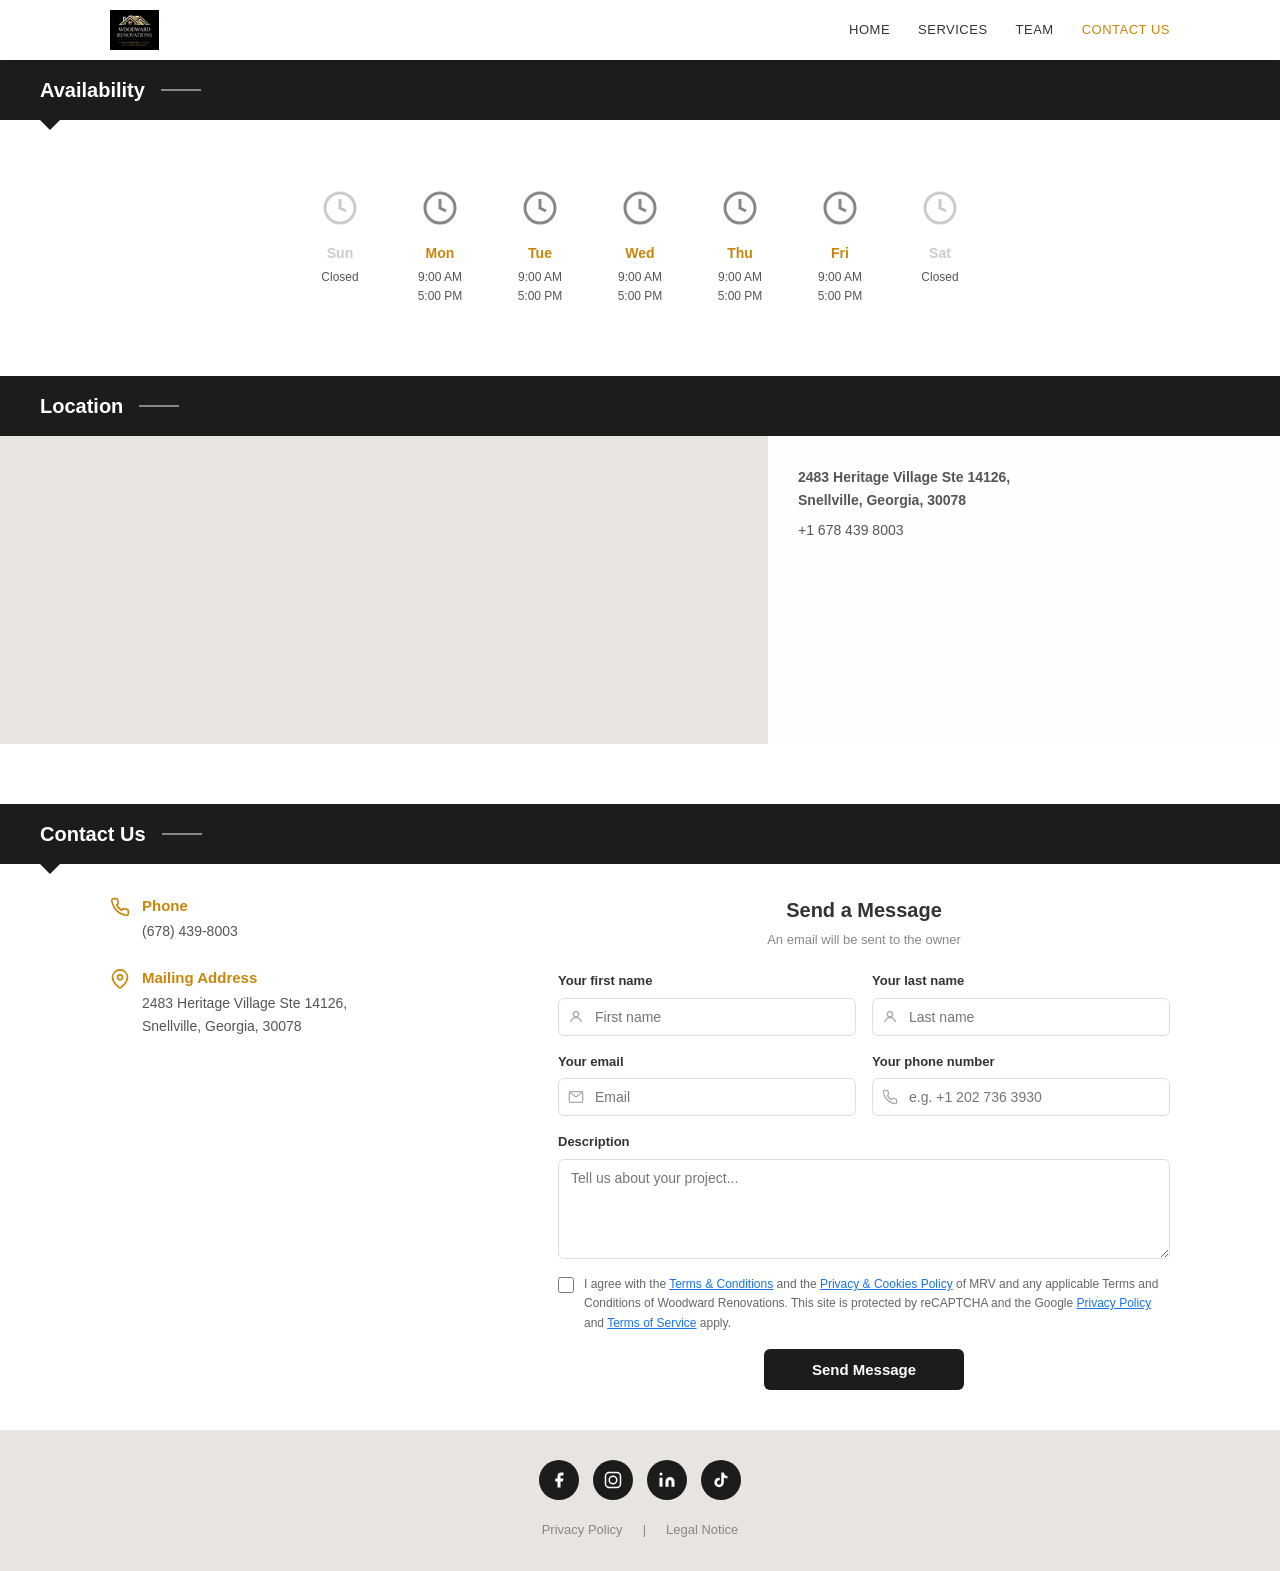
<file: contact.html>
<!DOCTYPE html>
<html lang="en">
<head>
  <meta charset="UTF-8">
  <meta name="viewport" content="width=device-width, initial-scale=1.0">
  <title>Contact Us — Woodward Renovations</title>
  <link rel="stylesheet" href="styles.css">
</head>
<body>

  <!-- Header -->
  <header class="site-header">
    <div class="container-wide">
      <nav class="nav-bar">
        <a href="index.html" class="nav-logo">
          <img src="images/logo.png" alt="Woodward Renovations" style="height:40px;">
        </a>
        <button class="nav-toggle" id="navToggle" aria-label="Toggle navigation">
          <span></span><span></span><span></span>
        </button>
        <div class="nav-links" id="navLinks">
          <a href="index.html">Home</a>
          <a href="services.html">Services</a>
          <a href="team.html">Team</a>
          <a href="contact.html" class="active">Contact Us</a>
        </div>
      </nav>
    </div>
  </header>

  <!-- Availability -->
  <div class="section-bar">
    <div class="section-header">Availability <span class="section-header-line"></span></div>
  </div>

  <section class="availability-section">
    <div class="container">
      <div class="hours-grid">
        <div class="hours-day closed">
          <svg class="clock-icon" viewBox="0 0 24 24" fill="none" stroke="currentColor" stroke-width="2"><circle cx="12" cy="12" r="10"/><path d="M12 6v6l4 2"/></svg>
          <div class="day-name">Sun</div>
          <div class="day-time">Closed</div>
        </div>
        <div class="hours-day">
          <svg class="clock-icon" viewBox="0 0 24 24" fill="none" stroke="currentColor" stroke-width="2"><circle cx="12" cy="12" r="10"/><path d="M12 6v6l4 2"/></svg>
          <div class="day-name">Mon</div>
          <div class="day-time">9:00 AM<br>5:00 PM</div>
        </div>
        <div class="hours-day">
          <svg class="clock-icon" viewBox="0 0 24 24" fill="none" stroke="currentColor" stroke-width="2"><circle cx="12" cy="12" r="10"/><path d="M12 6v6l4 2"/></svg>
          <div class="day-name">Tue</div>
          <div class="day-time">9:00 AM<br>5:00 PM</div>
        </div>
        <div class="hours-day">
          <svg class="clock-icon" viewBox="0 0 24 24" fill="none" stroke="currentColor" stroke-width="2"><circle cx="12" cy="12" r="10"/><path d="M12 6v6l4 2"/></svg>
          <div class="day-name">Wed</div>
          <div class="day-time">9:00 AM<br>5:00 PM</div>
        </div>
        <div class="hours-day">
          <svg class="clock-icon" viewBox="0 0 24 24" fill="none" stroke="currentColor" stroke-width="2"><circle cx="12" cy="12" r="10"/><path d="M12 6v6l4 2"/></svg>
          <div class="day-name">Thu</div>
          <div class="day-time">9:00 AM<br>5:00 PM</div>
        </div>
        <div class="hours-day">
          <svg class="clock-icon" viewBox="0 0 24 24" fill="none" stroke="currentColor" stroke-width="2"><circle cx="12" cy="12" r="10"/><path d="M12 6v6l4 2"/></svg>
          <div class="day-name">Fri</div>
          <div class="day-time">9:00 AM<br>5:00 PM</div>
        </div>
        <div class="hours-day closed">
          <svg class="clock-icon" viewBox="0 0 24 24" fill="none" stroke="currentColor" stroke-width="2"><circle cx="12" cy="12" r="10"/><path d="M12 6v6l4 2"/></svg>
          <div class="day-name">Sat</div>
          <div class="day-time">Closed</div>
        </div>
      </div>
    </div>
  </section>

  <!-- Location -->
  <div class="section-bar">
    <div class="section-header">Location <span class="section-header-line"></span></div>
  </div>

  <section class="location-section">
    <div class="location-content">
      <div class="location-map">
        <iframe src="https://www.google.com/maps/embed?pb=!1m18!1m12!1m3!1d4076.859102173409!2d-84.01970972371477!3d33.85726652799959!2m3!1f0!2f0!3f0!3m2!1i1024!2i768!4f13.1!3m3!1m2!1s0x88f5ba20af5dfa91%3A0xcfe24c596e5fbd81!2s2483%20Heritage%20Village%2C%20Snellville%2C%20GA%2030078!5e1!3m2!1sen!2sus!4v1775168169021!5m2!1sen!2sus" width="100%" height="100%" style="border:0; min-height:300px;" allowfullscreen="" loading="lazy" referrerpolicy="no-referrer-when-downgrade"></iframe>
      </div>
      <div class="location-info">
        <p><strong>2483 Heritage Village Ste 14126,<br>Snellville, Georgia, 30078</strong></p>
        <p>+1 678 439 8003</p>
      </div>
    </div>
  </section>

  <!-- Contact Us Form -->
  <section class="contact-section">
    <div class="section-bar">
      <div class="section-header">Contact Us <span class="section-header-line"></span></div>
    </div>
    <div class="container-wide">
      <div class="contact-grid">
        <div class="contact-info">
          <div class="contact-info-item">
            <svg viewBox="0 0 24 24" fill="none" stroke="currentColor" stroke-width="2"><path d="M22 16.92v3a2 2 0 01-2.18 2 19.79 19.79 0 01-8.63-3.07 19.5 19.5 0 01-6-6 19.79 19.79 0 01-3.07-8.67A2 2 0 014.11 2h3a2 2 0 012 1.72c.127.96.361 1.903.7 2.81a2 2 0 01-.45 2.11L8.09 9.91a16 16 0 006 6l1.27-1.27a2 2 0 012.11-.45c.907.339 1.85.573 2.81.7A2 2 0 0122 16.92z"/></svg>
            <div>
              <h4>Phone</h4>
              <p>(678) 439-8003</p>
            </div>
          </div>
          <div class="contact-info-item">
            <svg viewBox="0 0 24 24" fill="none" stroke="currentColor" stroke-width="2"><path d="M21 10c0 7-9 13-9 13s-9-6-9-13a9 9 0 0118 0z"/><circle cx="12" cy="10" r="3"/></svg>
            <div>
              <h4>Mailing Address</h4>
              <p>2483 Heritage Village Ste 14126,<br>Snellville, Georgia, 30078</p>
            </div>
          </div>
        </div>
        <div class="contact-form">
          <h3>Send a Message</h3>
          <p class="subtitle">An email will be sent to the owner</p>
          <form action="#" method="post">
            <div class="form-row">
              <div class="form-group">
                <label>Your first name</label>
                <div class="input-wrapper">
                  <svg viewBox="0 0 24 24" fill="none" stroke="currentColor" stroke-width="2"><circle cx="12" cy="8" r="4"/><path d="M4 20c0-4 4-7 8-7s8 3 8 7"/></svg>
                  <input type="text" placeholder="First name">
                </div>
              </div>
              <div class="form-group">
                <label>Your last name</label>
                <div class="input-wrapper">
                  <svg viewBox="0 0 24 24" fill="none" stroke="currentColor" stroke-width="2"><circle cx="12" cy="8" r="4"/><path d="M4 20c0-4 4-7 8-7s8 3 8 7"/></svg>
                  <input type="text" placeholder="Last name">
                </div>
              </div>
            </div>
            <div class="form-row">
              <div class="form-group">
                <label>Your email</label>
                <div class="input-wrapper">
                  <svg viewBox="0 0 24 24" fill="none" stroke="currentColor" stroke-width="2"><rect x="2" y="4" width="20" height="16" rx="2"/><path d="M22 4l-10 8L2 4"/></svg>
                  <input type="email" placeholder="Email">
                </div>
              </div>
              <div class="form-group">
                <label>Your phone number</label>
                <div class="input-wrapper">
                  <svg viewBox="0 0 24 24" fill="none" stroke="currentColor" stroke-width="2"><path d="M22 16.92v3a2 2 0 01-2.18 2 19.79 19.79 0 01-8.63-3.07 19.5 19.5 0 01-6-6 19.79 19.79 0 01-3.07-8.67A2 2 0 014.11 2h3a2 2 0 012 1.72c.127.96.361 1.903.7 2.81a2 2 0 01-.45 2.11L8.09 9.91a16 16 0 006 6l1.27-1.27a2 2 0 012.11-.45c.907.339 1.85.573 2.81.7A2 2 0 0122 16.92z"/></svg>
                  <input type="tel" placeholder="e.g. +1 202 736 3930">
                </div>
              </div>
            </div>
            <div class="form-group">
              <label>Description</label>
              <textarea placeholder="Tell us about your project..."></textarea>
            </div>
            <div class="form-checkbox">
              <input type="checkbox" id="terms" required>
              <label for="terms">I agree with the <a href="#">Terms &amp; Conditions</a> and the <a href="#">Privacy &amp; Cookies Policy</a> of MRV and any applicable Terms and Conditions of Woodward Renovations. This site is protected by reCAPTCHA and the Google <a href="#">Privacy Policy</a> and <a href="#">Terms of Service</a> apply.</label>
            </div>
            <button type="submit" class="btn-send">Send Message</button>
          </form>
        </div>
      </div>
    </div>
  </section>

  <!-- Footer -->
  <footer class="site-footer">
    <div class="social-icons">
      <a href="https://www.facebook.com/profile.php?id=61574337836732" class="social-icon" aria-label="Facebook" target="_blank" rel="noopener"><svg viewBox="0 0 24 24" fill="currentColor"><path d="M18 2h-3a5 5 0 00-5 5v3H7v4h3v8h4v-8h3l1-4h-4V7a1 1 0 011-1h3z"/></svg></a>
      <a href="https://www.instagram.com/woodwardrenos" class="social-icon" aria-label="Instagram" target="_blank" rel="noopener"><svg viewBox="0 0 24 24" fill="none" stroke="currentColor" stroke-width="2"><rect x="2" y="2" width="20" height="20" rx="5"/><circle cx="12" cy="12" r="5"/></svg></a>
      <a href="https://www.linkedin.com/company/woodward-property-group/" class="social-icon" aria-label="LinkedIn" target="_blank" rel="noopener"><svg viewBox="0 0 24 24" fill="currentColor"><path d="M16 8a6 6 0 016 6v7h-4v-7a2 2 0 00-4 0v7h-4v-7a6 6 0 016-6zM2 9h4v12H2zM4 6a2 2 0 100-4 2 2 0 000 4z"/></svg></a>
      <a href="https://www.tiktok.com/@woodwardrenovations" class="social-icon" aria-label="TikTok" target="_blank" rel="noopener"><svg viewBox="0 0 24 24" fill="currentColor"><path d="M19.59 6.69a4.83 4.83 0 01-3.77-4.25V2h-3.45v13.67a2.89 2.89 0 01-2.88 2.5 2.89 2.89 0 01-2.89-2.89 2.89 2.89 0 012.89-2.89c.28 0 .54.04.79.1v-3.5a6.37 6.37 0 00-.79-.05A6.34 6.34 0 003.15 15.2a6.34 6.34 0 006.34 6.34 6.34 6.34 0 006.34-6.34V8.63a8.23 8.23 0 004.77 1.52V6.69h-1.01z"/></svg></a>
    </div>
    <div class="footer-links">
      <a href="privacy-policy.html">Privacy Policy</a><span>|</span><a href="#">Legal Notice</a>
    </div>
  </footer>

  <script>
    document.getElementById('navToggle').addEventListener('click', () => {
      document.getElementById('navLinks').classList.toggle('open');
    });
  </script>
<script src="contact-form.js"></script>
</body>
</html>
</file>
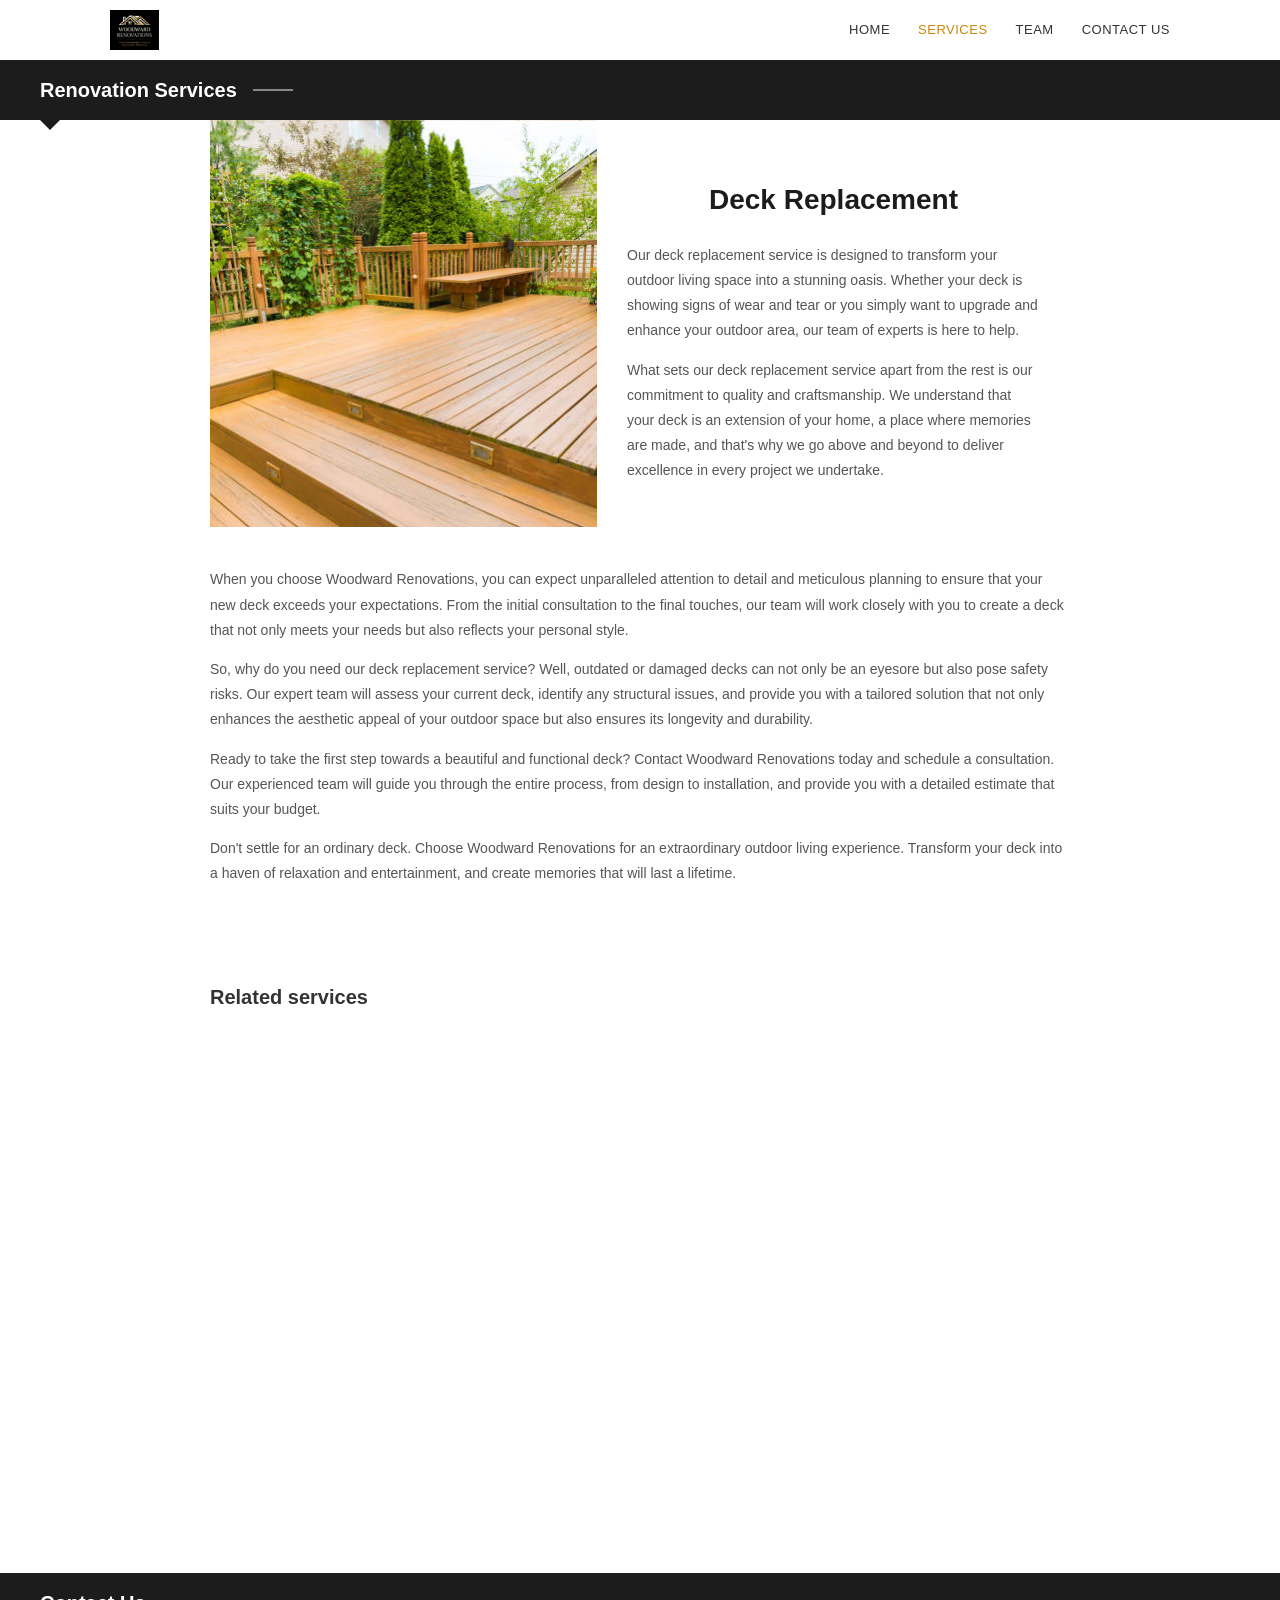
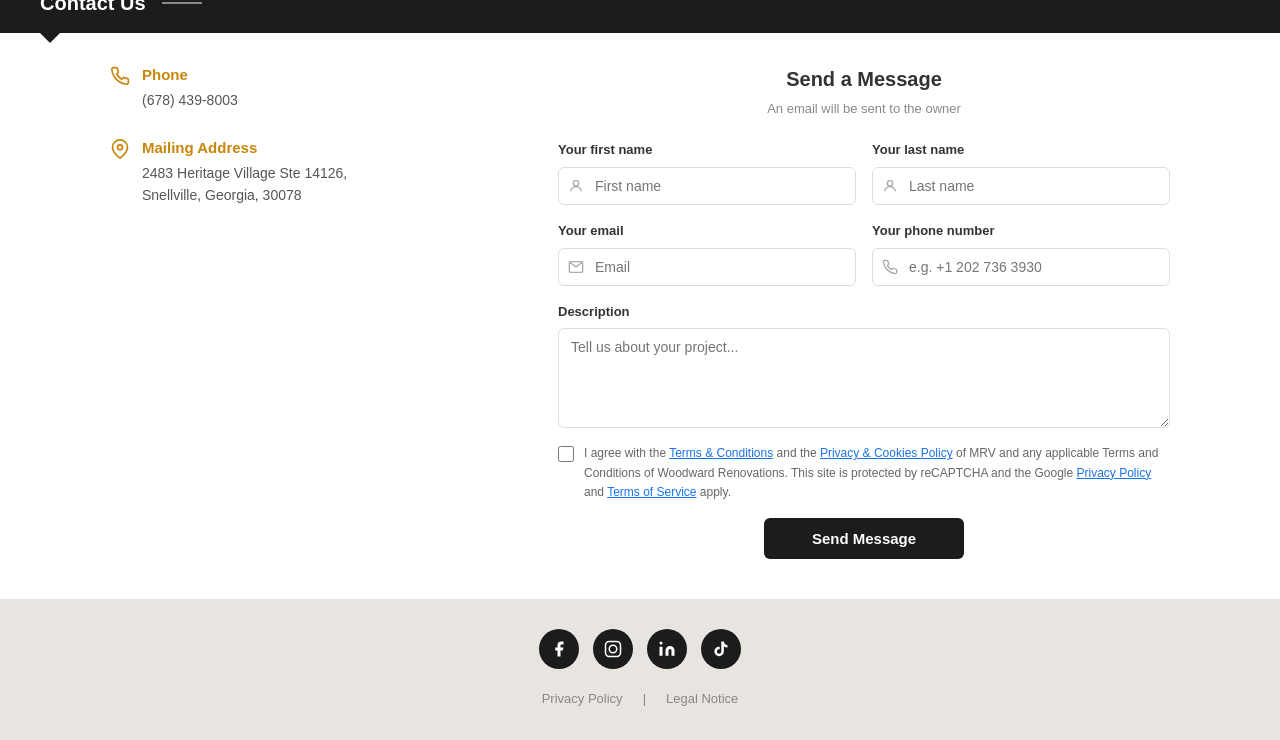
<file: deck-replacement.html>
<!DOCTYPE html>
<html lang="en">
<head>
  <meta charset="UTF-8">
  <meta name="viewport" content="width=device-width, initial-scale=1.0">
  <title>Deck Replacement — Woodward Renovations</title>
  <link rel="stylesheet" href="styles.css">
</head>
<body>

  <!-- Header -->
  <header class="site-header">
    <div class="container-wide">
      <nav class="nav-bar">
        <a href="index.html" class="nav-logo"><img src="images/logo.png" alt="Woodward Renovations" style="height:40px;"></a>
        <button class="nav-toggle" id="navToggle" aria-label="Toggle navigation"><span></span><span></span><span></span></button>
        <div class="nav-links" id="navLinks">
          <a href="index.html">Home</a>
          <a href="services.html" class="active">Services</a>
          <a href="team.html">Team</a>
          <a href="contact.html">Contact Us</a>
        </div>
      </nav>
    </div>
  </header>

  <!-- Service Detail -->
  <div class="section-bar">
    <div class="section-header">Renovation Services <span class="section-header-line"></span></div>
  </div>

  <div class="container">
    <div class="service-detail-hero">
      <div class="service-detail-image" style="background-image: url('images/service-deck.jpg'); background-color: #ddd;"></div>
      <div class="service-detail-text">
        <h2>Deck Replacement</h2>
        <p>Our deck replacement service is designed to transform your outdoor living space into a stunning oasis. Whether your deck is showing signs of wear and tear or you simply want to upgrade and enhance your outdoor area, our team of experts is here to help.</p>
        <p>What sets our deck replacement service apart from the rest is our commitment to quality and craftsmanship. We understand that your deck is an extension of your home, a place where memories are made, and that's why we go above and beyond to deliver excellence in every project we undertake.</p>
      </div>
    </div>

    <div class="service-detail-body">
      <p>When you choose Woodward Renovations, you can expect unparalleled attention to detail and meticulous planning to ensure that your new deck exceeds your expectations. From the initial consultation to the final touches, our team will work closely with you to create a deck that not only meets your needs but also reflects your personal style.</p>
      <p>So, why do you need our deck replacement service? Well, outdated or damaged decks can not only be an eyesore but also pose safety risks. Our expert team will assess your current deck, identify any structural issues, and provide you with a tailored solution that not only enhances the aesthetic appeal of your outdoor space but also ensures its longevity and durability.</p>
      <p>Ready to take the first step towards a beautiful and functional deck? Contact Woodward Renovations today and schedule a consultation. Our experienced team will guide you through the entire process, from design to installation, and provide you with a detailed estimate that suits your budget.</p>
      <p>Don't settle for an ordinary deck. Choose Woodward Renovations for an extraordinary outdoor living experience. Transform your deck into a haven of relaxation and entertainment, and create memories that will last a lifetime.</p>
    </div>
  </div>

  <!-- Related Services -->
  <div class="container">
    <div class="related-services">
      <h3>Related services</h3>
      <div class="services-grid">
        <div class="service-card">
          <img src="images/service-flooring.jpg" alt="Flooring" class="service-card-image" style="background-color:#ddd;">
          <h4>Flooring</h4>
          <p>We understand that your home or business deserves nothing less than the best, which is why we only use top-of-the-line materials and ...</p>
          <a href="flooring.html" class="learn-more">Learn more</a>
        </div>
        <div class="service-card">
          <img src="images/service-exterior-painting.jpg" alt="Exterior Painting" class="service-card-image" style="background-color:#ddd;">
          <h4>Exterior Painting</h4>
          <p>Our team of skilled and experienced painters utilizes the latest techniques and premium materials to transform the exterior of your ...</p>
          <a href="exterior-painting.html" class="learn-more">Learn more</a>
        </div>
        <div class="service-card">
          <img src="images/service-interior-painting.jpg" alt="Interior Painting" class="service-card-image" style="background-color:#ddd;">
          <h4>Interior Painting</h4>
          <p>Our interior painting service is designed to breathe new life into your home or business, turning dull and worn-out walls into ...</p>
          <a href="interior-painting.html" class="learn-more">Learn more</a>
        </div>
      </div>
    </div>
  </div>

  <!-- Contact Section -->
  <section class="contact-section">
    <div class="section-bar">
      <div class="section-header">Contact Us <span class="section-header-line"></span></div>
    </div>
    <div class="container-wide">
      <div class="contact-grid">
        <div class="contact-info">
          <div class="contact-info-item">
            <svg viewBox="0 0 24 24" fill="none" stroke="currentColor" stroke-width="2"><path d="M22 16.92v3a2 2 0 01-2.18 2 19.79 19.79 0 01-8.63-3.07 19.5 19.5 0 01-6-6 19.79 19.79 0 01-3.07-8.67A2 2 0 014.11 2h3a2 2 0 012 1.72c.127.96.361 1.903.7 2.81a2 2 0 01-.45 2.11L8.09 9.91a16 16 0 006 6l1.27-1.27a2 2 0 012.11-.45c.907.339 1.85.573 2.81.7A2 2 0 0122 16.92z"/></svg>
            <div><h4>Phone</h4><p>(678) 439-8003</p></div>
          </div>
          <div class="contact-info-item">
            <svg viewBox="0 0 24 24" fill="none" stroke="currentColor" stroke-width="2"><path d="M21 10c0 7-9 13-9 13s-9-6-9-13a9 9 0 0118 0z"/><circle cx="12" cy="10" r="3"/></svg>
            <div><h4>Mailing Address</h4><p>2483 Heritage Village Ste 14126,<br>Snellville, Georgia, 30078</p></div>
          </div>
        </div>
        <div class="contact-form">
          <h3>Send a Message</h3>
          <p class="subtitle">An email will be sent to the owner</p>
          <form action="#" method="post">
            <div class="form-row">
              <div class="form-group"><label>Your first name</label><div class="input-wrapper"><svg viewBox="0 0 24 24" fill="none" stroke="currentColor" stroke-width="2"><circle cx="12" cy="8" r="4"/><path d="M4 20c0-4 4-7 8-7s8 3 8 7"/></svg><input type="text" placeholder="First name"></div></div>
              <div class="form-group"><label>Your last name</label><div class="input-wrapper"><svg viewBox="0 0 24 24" fill="none" stroke="currentColor" stroke-width="2"><circle cx="12" cy="8" r="4"/><path d="M4 20c0-4 4-7 8-7s8 3 8 7"/></svg><input type="text" placeholder="Last name"></div></div>
            </div>
            <div class="form-row">
              <div class="form-group"><label>Your email</label><div class="input-wrapper"><svg viewBox="0 0 24 24" fill="none" stroke="currentColor" stroke-width="2"><rect x="2" y="4" width="20" height="16" rx="2"/><path d="M22 4l-10 8L2 4"/></svg><input type="email" placeholder="Email"></div></div>
              <div class="form-group"><label>Your phone number</label><div class="input-wrapper"><svg viewBox="0 0 24 24" fill="none" stroke="currentColor" stroke-width="2"><path d="M22 16.92v3a2 2 0 01-2.18 2 19.79 19.79 0 01-8.63-3.07 19.5 19.5 0 01-6-6 19.79 19.79 0 01-3.07-8.67A2 2 0 014.11 2h3a2 2 0 012 1.72c.127.96.361 1.903.7 2.81a2 2 0 01-.45 2.11L8.09 9.91a16 16 0 006 6l1.27-1.27a2 2 0 012.11-.45c.907.339 1.85.573 2.81.7A2 2 0 0122 16.92z"/></svg><input type="tel" placeholder="e.g. +1 202 736 3930"></div></div>
            </div>
            <div class="form-group"><label>Description</label><textarea placeholder="Tell us about your project..."></textarea></div>
            <div class="form-checkbox"><input type="checkbox" id="terms" required><label for="terms">I agree with the <a href="#">Terms &amp; Conditions</a> and the <a href="#">Privacy &amp; Cookies Policy</a> of MRV and any applicable Terms and Conditions of Woodward Renovations. This site is protected by reCAPTCHA and the Google <a href="#">Privacy Policy</a> and <a href="#">Terms of Service</a> apply.</label></div>
            <button type="submit" class="btn-send">Send Message</button>
          </form>
        </div>
      </div>
    </div>
  </section>

  <!-- Footer -->
  <footer class="site-footer">
    <div class="social-icons">
      <a href="https://www.facebook.com/profile.php?id=61574337836732" class="social-icon" aria-label="Facebook" target="_blank" rel="noopener"><svg viewBox="0 0 24 24" fill="currentColor"><path d="M18 2h-3a5 5 0 00-5 5v3H7v4h3v8h4v-8h3l1-4h-4V7a1 1 0 011-1h3z"/></svg></a>
      <a href="https://www.instagram.com/woodwardrenos" class="social-icon" aria-label="Instagram" target="_blank" rel="noopener"><svg viewBox="0 0 24 24" fill="none" stroke="currentColor" stroke-width="2"><rect x="2" y="2" width="20" height="20" rx="5"/><circle cx="12" cy="12" r="5"/></svg></a>
      <a href="https://www.linkedin.com/company/woodward-property-group/" class="social-icon" aria-label="LinkedIn" target="_blank" rel="noopener"><svg viewBox="0 0 24 24" fill="currentColor"><path d="M16 8a6 6 0 016 6v7h-4v-7a2 2 0 00-4 0v7h-4v-7a6 6 0 016-6zM2 9h4v12H2zM4 6a2 2 0 100-4 2 2 0 000 4z"/></svg></a>
      <a href="https://www.tiktok.com/@woodwardrenovations" class="social-icon" aria-label="TikTok" target="_blank" rel="noopener"><svg viewBox="0 0 24 24" fill="currentColor"><path d="M19.59 6.69a4.83 4.83 0 01-3.77-4.25V2h-3.45v13.67a2.89 2.89 0 01-2.88 2.5 2.89 2.89 0 01-2.89-2.89 2.89 2.89 0 012.89-2.89c.28 0 .54.04.79.1v-3.5a6.37 6.37 0 00-.79-.05A6.34 6.34 0 003.15 15.2a6.34 6.34 0 006.34 6.34 6.34 6.34 0 006.34-6.34V8.63a8.23 8.23 0 004.77 1.52V6.69h-1.01z"/></svg></a>
    </div>
    <div class="footer-links"><a href="privacy-policy.html">Privacy Policy</a><span>|</span><a href="#">Legal Notice</a></div>
  </footer>

  <script>document.getElementById('navToggle').addEventListener('click',()=>{document.getElementById('navLinks').classList.toggle('open');});</script>
<script src="contact-form.js"></script>
</body>
</html>
</file>
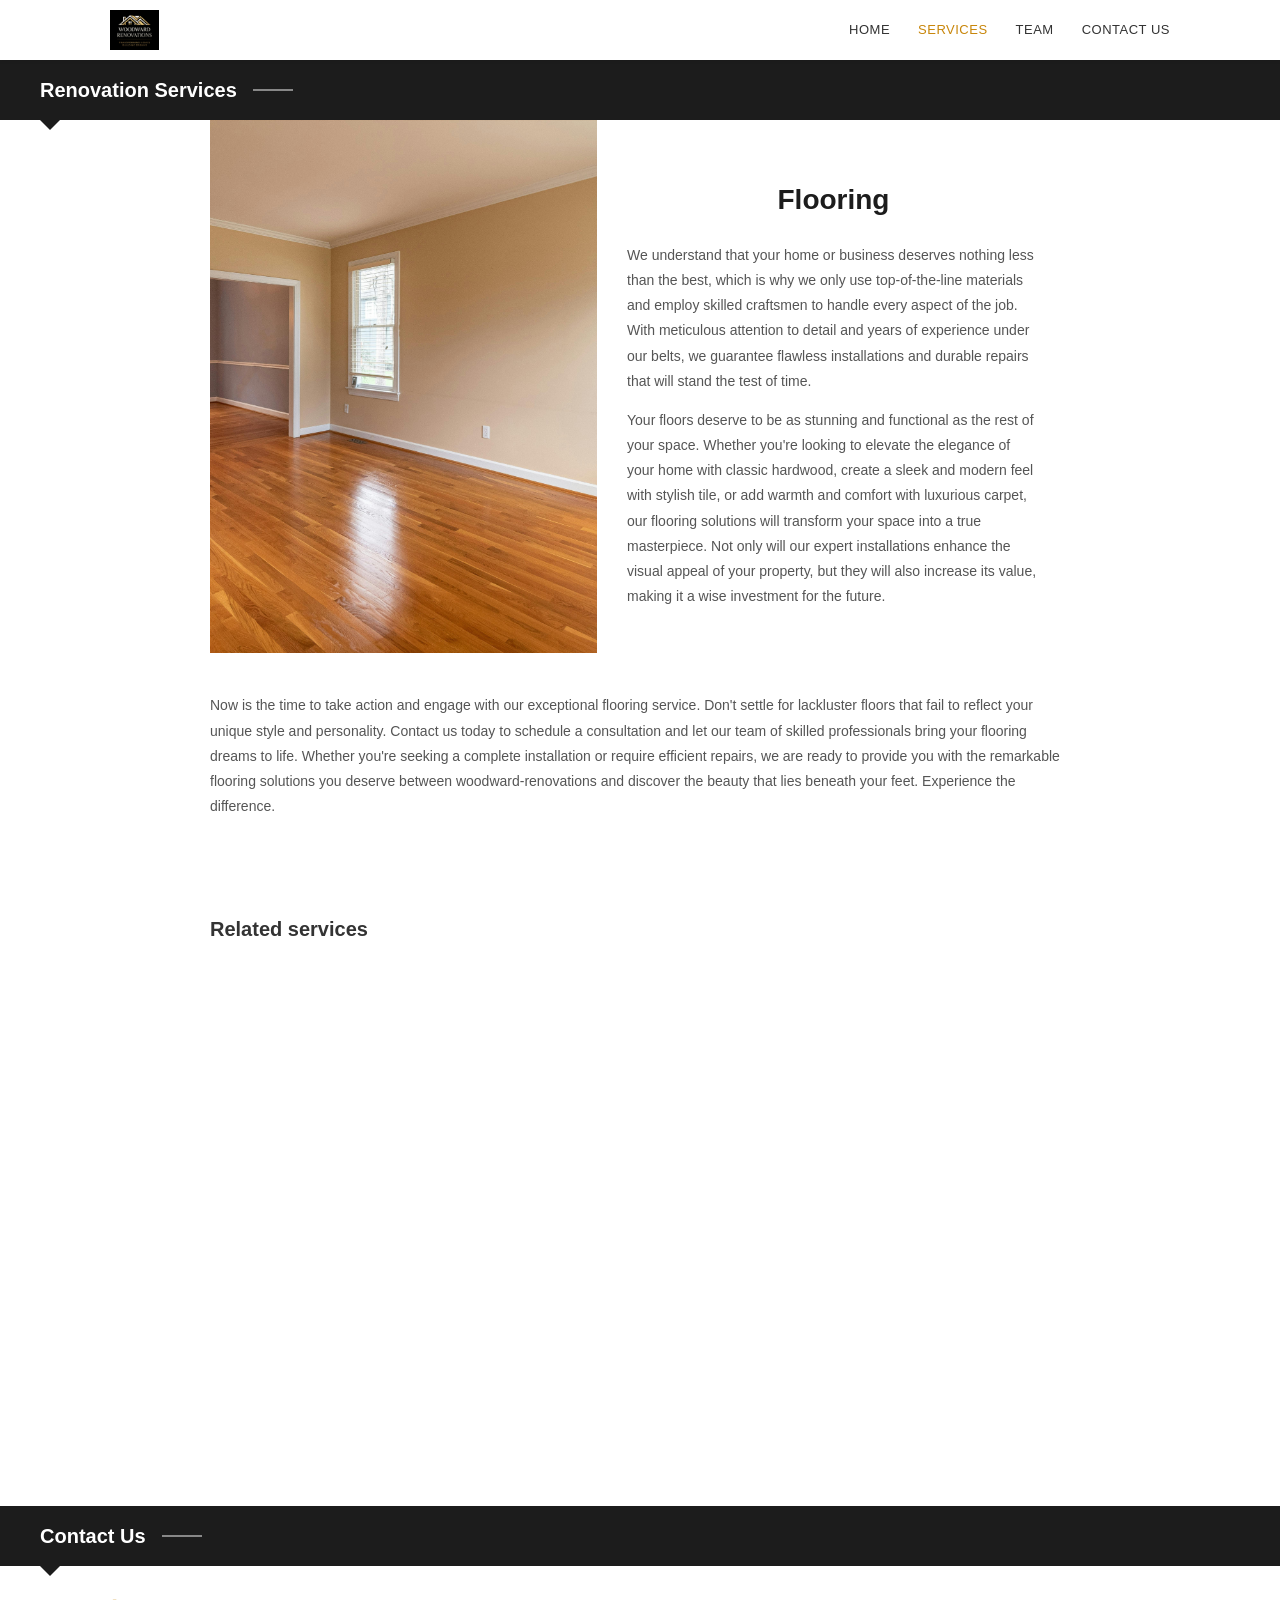
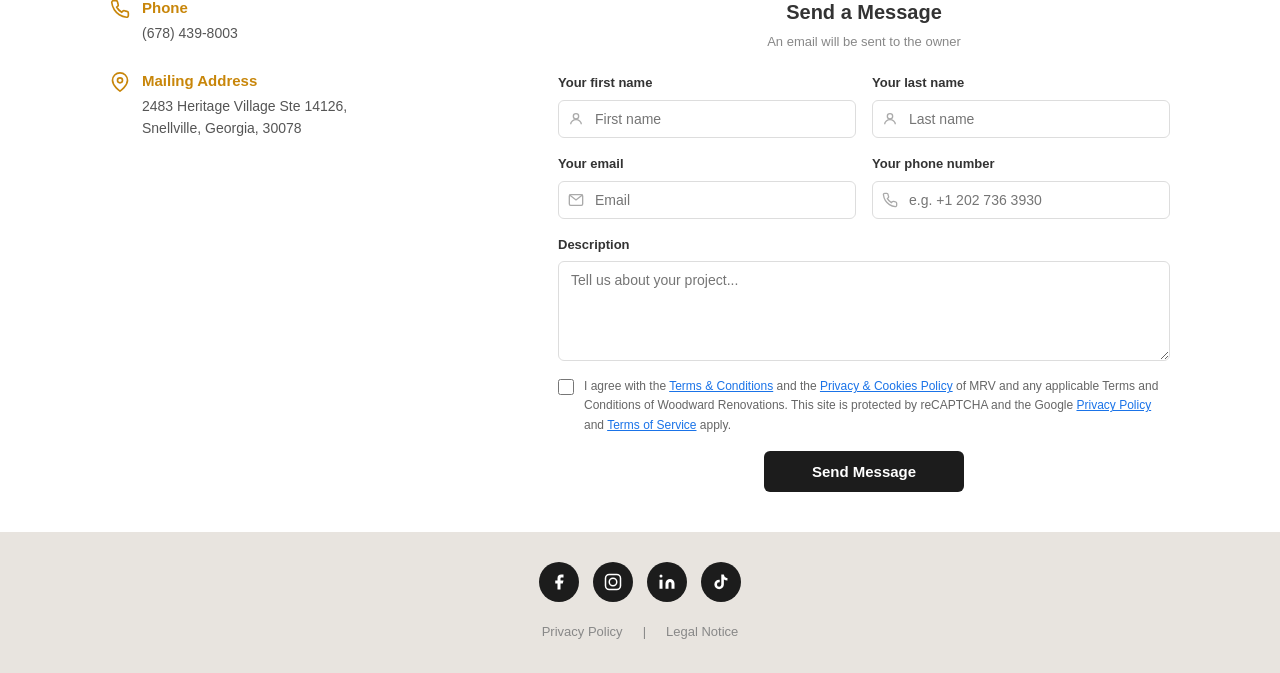
<file: flooring.html>
<!DOCTYPE html>
<html lang="en">
<head>
  <meta charset="UTF-8">
  <meta name="viewport" content="width=device-width, initial-scale=1.0">
  <title>Flooring — Woodward Renovations</title>
  <link rel="stylesheet" href="styles.css">
</head>
<body>

  <!-- Header -->
  <header class="site-header">
    <div class="container-wide">
      <nav class="nav-bar">
        <a href="index.html" class="nav-logo"><img src="images/logo.png" alt="Woodward Renovations" style="height:40px;"></a>
        <button class="nav-toggle" id="navToggle" aria-label="Toggle navigation"><span></span><span></span><span></span></button>
        <div class="nav-links" id="navLinks">
          <a href="index.html">Home</a>
          <a href="services.html" class="active">Services</a>
          <a href="team.html">Team</a>
          <a href="contact.html">Contact Us</a>
        </div>
      </nav>
    </div>
  </header>

  <!-- Service Detail -->
  <div class="section-bar">
    <div class="section-header">Renovation Services <span class="section-header-line"></span></div>
  </div>

  <div class="container">
    <div class="service-detail-hero">
      <div class="service-detail-image" style="background-image: url('images/service-flooring.jpg'); background-color: #ddd;"></div>
      <div class="service-detail-text">
        <h2>Flooring</h2>
        <p>We understand that your home or business deserves nothing less than the best, which is why we only use top-of-the-line materials and employ skilled craftsmen to handle every aspect of the job. With meticulous attention to detail and years of experience under our belts, we guarantee flawless installations and durable repairs that will stand the test of time.</p>
        <p>Your floors deserve to be as stunning and functional as the rest of your space. Whether you're looking to elevate the elegance of your home with classic hardwood, create a sleek and modern feel with stylish tile, or add warmth and comfort with luxurious carpet, our flooring solutions will transform your space into a true masterpiece. Not only will our expert installations enhance the visual appeal of your property, but they will also increase its value, making it a wise investment for the future.</p>
      </div>
    </div>

    <div class="service-detail-body">
      <p>Now is the time to take action and engage with our exceptional flooring service. Don't settle for lackluster floors that fail to reflect your unique style and personality. Contact us today to schedule a consultation and let our team of skilled professionals bring your flooring dreams to life. Whether you're seeking a complete installation or require efficient repairs, we are ready to provide you with the remarkable flooring solutions you deserve between woodward-renovations and discover the beauty that lies beneath your feet. Experience the difference.</p>
    </div>
  </div>

  <!-- Related Services -->
  <div class="container">
    <div class="related-services">
      <h3>Related services</h3>
      <div class="services-grid">
        <div class="service-card">
          <img src="images/service-basement.jpg" alt="Basement Renovations" class="service-card-image" style="background-color:#ddd;">
          <h4>Basement Renovations</h4>
          <p>Our team of experienced professionals is dedicated to delivering exceptional basement renovation services that will exceed your ...</p>
          <a href="basement-renovations.html" class="learn-more">Learn more</a>
        </div>
        <div class="service-card">
          <img src="images/service-exterior-painting.jpg" alt="Exterior Painting" class="service-card-image" style="background-color:#ddd;">
          <h4>Exterior Painting</h4>
          <p>Our team of skilled and experienced painters utilizes the latest techniques and premium materials to transform the exterior of your ...</p>
          <a href="exterior-painting.html" class="learn-more">Learn more</a>
        </div>
        <div class="service-card">
          <img src="images/service-interior-painting.jpg" alt="Interior Painting" class="service-card-image" style="background-color:#ddd;">
          <h4>Interior Painting</h4>
          <p>Our interior painting service is designed to breathe new life into your home or business, turning dull and worn-out walls into ...</p>
          <a href="interior-painting.html" class="learn-more">Learn more</a>
        </div>
      </div>
    </div>
  </div>

  <!-- Contact Section -->
  <section class="contact-section">
    <div class="section-bar">
      <div class="section-header">Contact Us <span class="section-header-line"></span></div>
    </div>
    <div class="container-wide">
      <div class="contact-grid">
        <div class="contact-info">
          <div class="contact-info-item">
            <svg viewBox="0 0 24 24" fill="none" stroke="currentColor" stroke-width="2"><path d="M22 16.92v3a2 2 0 01-2.18 2 19.79 19.79 0 01-8.63-3.07 19.5 19.5 0 01-6-6 19.79 19.79 0 01-3.07-8.67A2 2 0 014.11 2h3a2 2 0 012 1.72c.127.96.361 1.903.7 2.81a2 2 0 01-.45 2.11L8.09 9.91a16 16 0 006 6l1.27-1.27a2 2 0 012.11-.45c.907.339 1.85.573 2.81.7A2 2 0 0122 16.92z"/></svg>
            <div><h4>Phone</h4><p>(678) 439-8003</p></div>
          </div>
          <div class="contact-info-item">
            <svg viewBox="0 0 24 24" fill="none" stroke="currentColor" stroke-width="2"><path d="M21 10c0 7-9 13-9 13s-9-6-9-13a9 9 0 0118 0z"/><circle cx="12" cy="10" r="3"/></svg>
            <div><h4>Mailing Address</h4><p>2483 Heritage Village Ste 14126,<br>Snellville, Georgia, 30078</p></div>
          </div>
        </div>
        <div class="contact-form">
          <h3>Send a Message</h3>
          <p class="subtitle">An email will be sent to the owner</p>
          <form action="#" method="post">
            <div class="form-row">
              <div class="form-group"><label>Your first name</label><div class="input-wrapper"><svg viewBox="0 0 24 24" fill="none" stroke="currentColor" stroke-width="2"><circle cx="12" cy="8" r="4"/><path d="M4 20c0-4 4-7 8-7s8 3 8 7"/></svg><input type="text" placeholder="First name"></div></div>
              <div class="form-group"><label>Your last name</label><div class="input-wrapper"><svg viewBox="0 0 24 24" fill="none" stroke="currentColor" stroke-width="2"><circle cx="12" cy="8" r="4"/><path d="M4 20c0-4 4-7 8-7s8 3 8 7"/></svg><input type="text" placeholder="Last name"></div></div>
            </div>
            <div class="form-row">
              <div class="form-group"><label>Your email</label><div class="input-wrapper"><svg viewBox="0 0 24 24" fill="none" stroke="currentColor" stroke-width="2"><rect x="2" y="4" width="20" height="16" rx="2"/><path d="M22 4l-10 8L2 4"/></svg><input type="email" placeholder="Email"></div></div>
              <div class="form-group"><label>Your phone number</label><div class="input-wrapper"><svg viewBox="0 0 24 24" fill="none" stroke="currentColor" stroke-width="2"><path d="M22 16.92v3a2 2 0 01-2.18 2 19.79 19.79 0 01-8.63-3.07 19.5 19.5 0 01-6-6 19.79 19.79 0 01-3.07-8.67A2 2 0 014.11 2h3a2 2 0 012 1.72c.127.96.361 1.903.7 2.81a2 2 0 01-.45 2.11L8.09 9.91a16 16 0 006 6l1.27-1.27a2 2 0 012.11-.45c.907.339 1.85.573 2.81.7A2 2 0 0122 16.92z"/></svg><input type="tel" placeholder="e.g. +1 202 736 3930"></div></div>
            </div>
            <div class="form-group"><label>Description</label><textarea placeholder="Tell us about your project..."></textarea></div>
            <div class="form-checkbox"><input type="checkbox" id="terms" required><label for="terms">I agree with the <a href="#">Terms &amp; Conditions</a> and the <a href="#">Privacy &amp; Cookies Policy</a> of MRV and any applicable Terms and Conditions of Woodward Renovations. This site is protected by reCAPTCHA and the Google <a href="#">Privacy Policy</a> and <a href="#">Terms of Service</a> apply.</label></div>
            <button type="submit" class="btn-send">Send Message</button>
          </form>
        </div>
      </div>
    </div>
  </section>

  <!-- Footer -->
  <footer class="site-footer">
    <div class="social-icons">
      <a href="https://www.facebook.com/profile.php?id=61574337836732" class="social-icon" aria-label="Facebook" target="_blank" rel="noopener"><svg viewBox="0 0 24 24" fill="currentColor"><path d="M18 2h-3a5 5 0 00-5 5v3H7v4h3v8h4v-8h3l1-4h-4V7a1 1 0 011-1h3z"/></svg></a>
      <a href="https://www.instagram.com/woodwardrenos" class="social-icon" aria-label="Instagram" target="_blank" rel="noopener"><svg viewBox="0 0 24 24" fill="none" stroke="currentColor" stroke-width="2"><rect x="2" y="2" width="20" height="20" rx="5"/><circle cx="12" cy="12" r="5"/></svg></a>
      <a href="https://www.linkedin.com/company/woodward-property-group/" class="social-icon" aria-label="LinkedIn" target="_blank" rel="noopener"><svg viewBox="0 0 24 24" fill="currentColor"><path d="M16 8a6 6 0 016 6v7h-4v-7a2 2 0 00-4 0v7h-4v-7a6 6 0 016-6zM2 9h4v12H2zM4 6a2 2 0 100-4 2 2 0 000 4z"/></svg></a>
      <a href="https://www.tiktok.com/@woodwardrenovations" class="social-icon" aria-label="TikTok" target="_blank" rel="noopener"><svg viewBox="0 0 24 24" fill="currentColor"><path d="M19.59 6.69a4.83 4.83 0 01-3.77-4.25V2h-3.45v13.67a2.89 2.89 0 01-2.88 2.5 2.89 2.89 0 01-2.89-2.89 2.89 2.89 0 012.89-2.89c.28 0 .54.04.79.1v-3.5a6.37 6.37 0 00-.79-.05A6.34 6.34 0 003.15 15.2a6.34 6.34 0 006.34 6.34 6.34 6.34 0 006.34-6.34V8.63a8.23 8.23 0 004.77 1.52V6.69h-1.01z"/></svg></a>
    </div>
    <div class="footer-links"><a href="privacy-policy.html">Privacy Policy</a><span>|</span><a href="#">Legal Notice</a></div>
  </footer>

  <script>document.getElementById('navToggle').addEventListener('click',()=>{document.getElementById('navLinks').classList.toggle('open');});</script>
<script src="contact-form.js"></script>
</body>
</html>
</file>
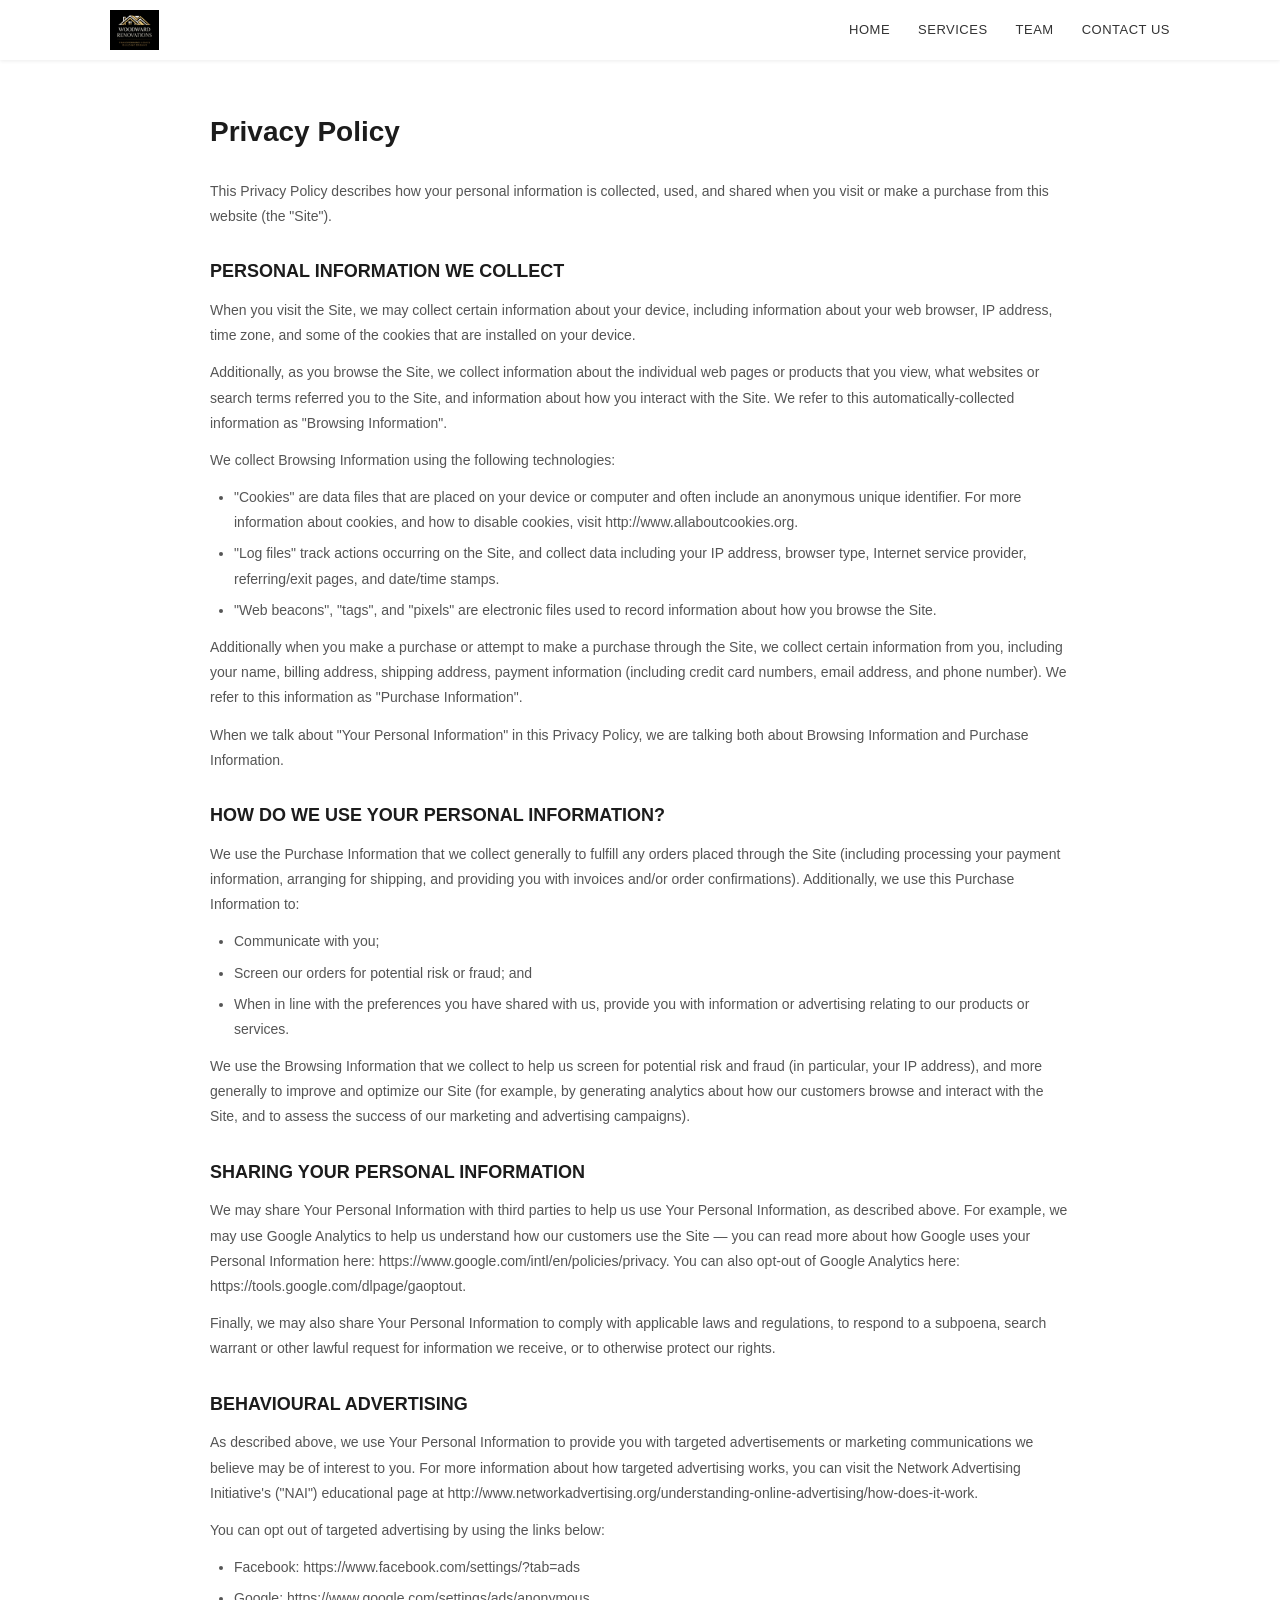
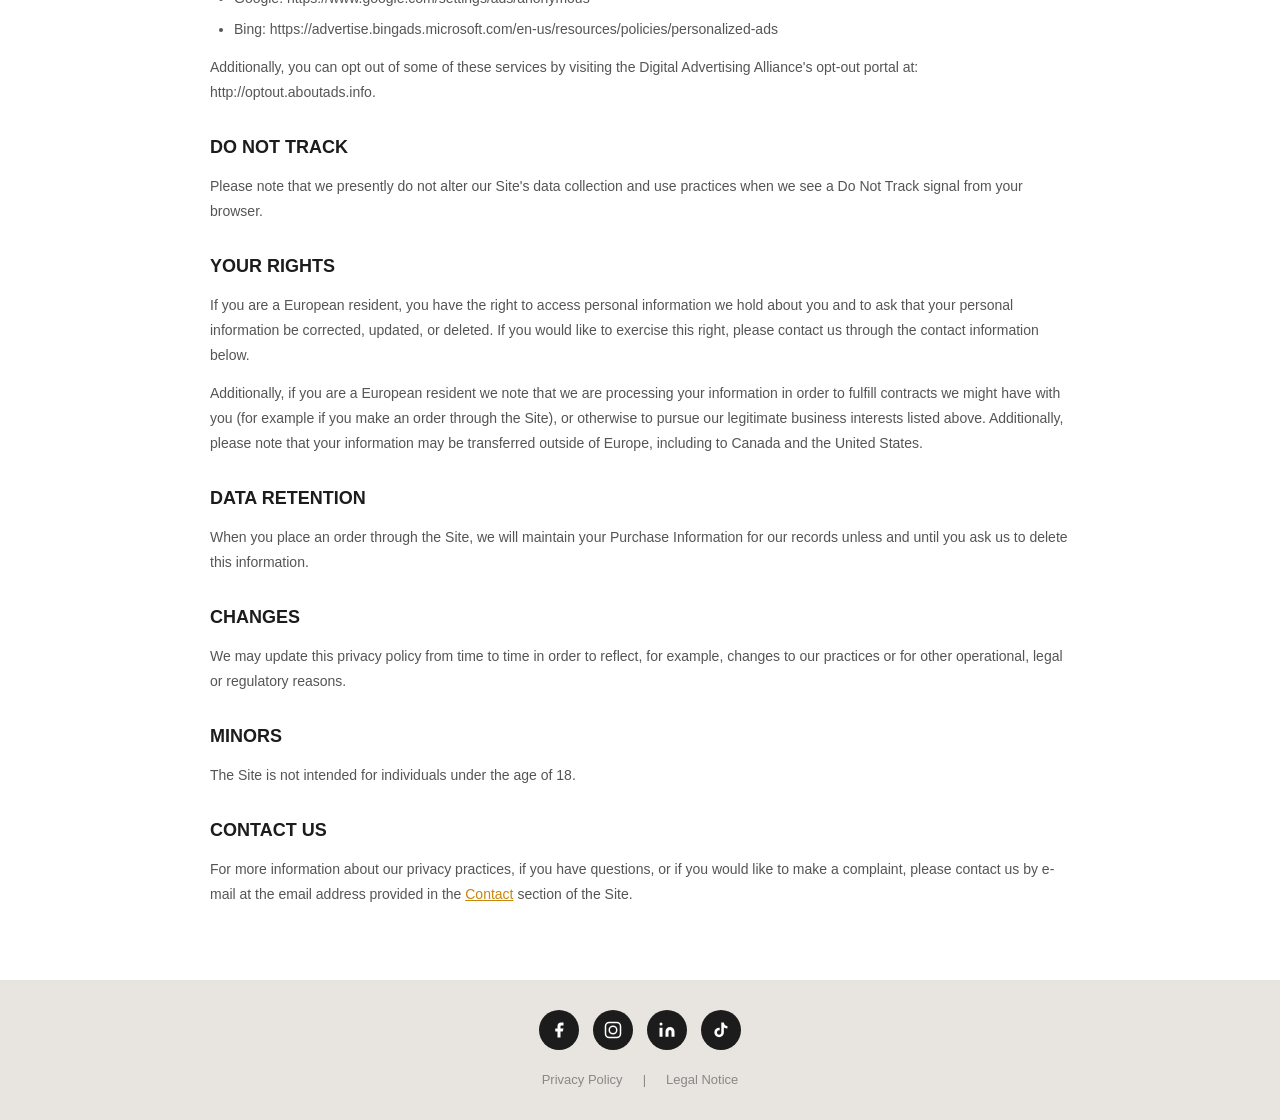
<file: privacy-policy.html>
<!DOCTYPE html>
<html lang="en">
<head>
  <meta charset="UTF-8">
  <meta name="viewport" content="width=device-width, initial-scale=1.0">
  <title>Privacy Policy — Woodward Renovations</title>
  <link rel="stylesheet" href="styles.css">
</head>
<body>

  <!-- Header -->
  <header class="site-header">
    <div class="container-wide">
      <nav class="nav-bar">
        <a href="index.html" class="nav-logo"><img src="images/logo.png" alt="Woodward Renovations" style="height:40px;"></a>
        <button class="nav-toggle" id="navToggle" aria-label="Toggle navigation"><span></span><span></span><span></span></button>
        <div class="nav-links" id="navLinks">
          <a href="index.html">Home</a>
          <a href="services.html">Services</a>
          <a href="team.html">Team</a>
          <a href="contact.html">Contact Us</a>
        </div>
      </nav>
    </div>
  </header>

  <div class="container" style="padding: 50px 20px 60px;">

    <h1 style="font-size: 28px; font-weight: 700; margin-bottom: 24px; color: #1c1c1c;">Privacy Policy</h1>

    <p>This Privacy Policy describes how your personal information is collected, used, and shared when you visit or make a purchase from this website (the "Site").</p>

    <h2>PERSONAL INFORMATION WE COLLECT</h2>

    <p>When you visit the Site, we may collect certain information about your device, including information about your web browser, IP address, time zone, and some of the cookies that are installed on your device.</p>

    <p>Additionally, as you browse the Site, we collect information about the individual web pages or products that you view, what websites or search terms referred you to the Site, and information about how you interact with the Site. We refer to this automatically-collected information as "Browsing Information".</p>

    <p>We collect Browsing Information using the following technologies:</p>

    <ul>
      <li>"Cookies" are data files that are placed on your device or computer and often include an anonymous unique identifier. For more information about cookies, and how to disable cookies, visit http://www.allaboutcookies.org.</li>
      <li>"Log files" track actions occurring on the Site, and collect data including your IP address, browser type, Internet service provider, referring/exit pages, and date/time stamps.</li>
      <li>"Web beacons", "tags", and "pixels" are electronic files used to record information about how you browse the Site.</li>
    </ul>

    <p>Additionally when you make a purchase or attempt to make a purchase through the Site, we collect certain information from you, including your name, billing address, shipping address, payment information (including credit card numbers, email address, and phone number). We refer to this information as "Purchase Information".</p>

    <p>When we talk about "Your Personal Information" in this Privacy Policy, we are talking both about Browsing Information and Purchase Information.</p>

    <h2>HOW DO WE USE YOUR PERSONAL INFORMATION?</h2>

    <p>We use the Purchase Information that we collect generally to fulfill any orders placed through the Site (including processing your payment information, arranging for shipping, and providing you with invoices and/or order confirmations). Additionally, we use this Purchase Information to:</p>

    <ul>
      <li>Communicate with you;</li>
      <li>Screen our orders for potential risk or fraud; and</li>
      <li>When in line with the preferences you have shared with us, provide you with information or advertising relating to our products or services.</li>
    </ul>

    <p>We use the Browsing Information that we collect to help us screen for potential risk and fraud (in particular, your IP address), and more generally to improve and optimize our Site (for example, by generating analytics about how our customers browse and interact with the Site, and to assess the success of our marketing and advertising campaigns).</p>

    <h2>SHARING YOUR PERSONAL INFORMATION</h2>

    <p>We may share Your Personal Information with third parties to help us use Your Personal Information, as described above. For example, we may use Google Analytics to help us understand how our customers use the Site — you can read more about how Google uses your Personal Information here: https://www.google.com/intl/en/policies/privacy. You can also opt-out of Google Analytics here: https://tools.google.com/dlpage/gaoptout.</p>

    <p>Finally, we may also share Your Personal Information to comply with applicable laws and regulations, to respond to a subpoena, search warrant or other lawful request for information we receive, or to otherwise protect our rights.</p>

    <h2>BEHAVIOURAL ADVERTISING</h2>

    <p>As described above, we use Your Personal Information to provide you with targeted advertisements or marketing communications we believe may be of interest to you. For more information about how targeted advertising works, you can visit the Network Advertising Initiative's ("NAI") educational page at http://www.networkadvertising.org/understanding-online-advertising/how-does-it-work.</p>

    <p>You can opt out of targeted advertising by using the links below:</p>

    <ul>
      <li>Facebook: https://www.facebook.com/settings/?tab=ads</li>
      <li>Google: https://www.google.com/settings/ads/anonymous</li>
      <li>Bing: https://advertise.bingads.microsoft.com/en-us/resources/policies/personalized-ads</li>
    </ul>

    <p>Additionally, you can opt out of some of these services by visiting the Digital Advertising Alliance's opt-out portal at: http://optout.aboutads.info.</p>

    <h2>DO NOT TRACK</h2>

    <p>Please note that we presently do not alter our Site's data collection and use practices when we see a Do Not Track signal from your browser.</p>

    <h2>YOUR RIGHTS</h2>

    <p>If you are a European resident, you have the right to access personal information we hold about you and to ask that your personal information be corrected, updated, or deleted. If you would like to exercise this right, please contact us through the contact information below.</p>

    <p>Additionally, if you are a European resident we note that we are processing your information in order to fulfill contracts we might have with you (for example if you make an order through the Site), or otherwise to pursue our legitimate business interests listed above. Additionally, please note that your information may be transferred outside of Europe, including to Canada and the United States.</p>

    <h2>DATA RETENTION</h2>

    <p>When you place an order through the Site, we will maintain your Purchase Information for our records unless and until you ask us to delete this information.</p>

    <h2>CHANGES</h2>

    <p>We may update this privacy policy from time to time in order to reflect, for example, changes to our practices or for other operational, legal or regulatory reasons.</p>

    <h2>MINORS</h2>

    <p>The Site is not intended for individuals under the age of 18.</p>

    <h2>CONTACT US</h2>

    <p>For more information about our privacy practices, if you have questions, or if you would like to make a complaint, please contact us by e-mail at the email address provided in the <a href="contact.html" style="color:#c8860a; text-decoration:underline;">Contact</a> section of the Site.</p>

  </div>

  <!-- Footer -->
  <footer class="site-footer">
    <div class="social-icons">
      <a href="https://www.facebook.com/profile.php?id=61574337836732" class="social-icon" aria-label="Facebook" target="_blank" rel="noopener"><svg viewBox="0 0 24 24" fill="currentColor"><path d="M18 2h-3a5 5 0 00-5 5v3H7v4h3v8h4v-8h3l1-4h-4V7a1 1 0 011-1h3z"/></svg></a>
      <a href="https://www.instagram.com/woodwardrenos" class="social-icon" aria-label="Instagram" target="_blank" rel="noopener"><svg viewBox="0 0 24 24" fill="none" stroke="currentColor" stroke-width="2"><rect x="2" y="2" width="20" height="20" rx="5"/><circle cx="12" cy="12" r="5"/></svg></a>
      <a href="https://www.linkedin.com/company/woodward-property-group/" class="social-icon" aria-label="LinkedIn" target="_blank" rel="noopener"><svg viewBox="0 0 24 24" fill="currentColor"><path d="M16 8a6 6 0 016 6v7h-4v-7a2 2 0 00-4 0v7h-4v-7a6 6 0 016-6zM2 9h4v12H2zM4 6a2 2 0 100-4 2 2 0 000 4z"/></svg></a>
      <a href="https://www.tiktok.com/@woodwardrenovations" class="social-icon" aria-label="TikTok" target="_blank" rel="noopener"><svg viewBox="0 0 24 24" fill="currentColor"><path d="M19.59 6.69a4.83 4.83 0 01-3.77-4.25V2h-3.45v13.67a2.89 2.89 0 01-2.88 2.5 2.89 2.89 0 01-2.89-2.89 2.89 2.89 0 012.89-2.89c.28 0 .54.04.79.1v-3.5a6.37 6.37 0 00-.79-.05A6.34 6.34 0 003.15 15.2a6.34 6.34 0 006.34 6.34 6.34 6.34 0 006.34-6.34V8.63a8.23 8.23 0 004.77 1.52V6.69h-1.01z"/></svg></a>
    </div>
    <div class="footer-links"><a href="privacy-policy.html">Privacy Policy</a><span>|</span><a href="#">Legal Notice</a></div>
  </footer>

  <script>document.getElementById('navToggle').addEventListener('click',()=>{document.getElementById('navLinks').classList.toggle('open');});</script>
</body>
</html>
</file>
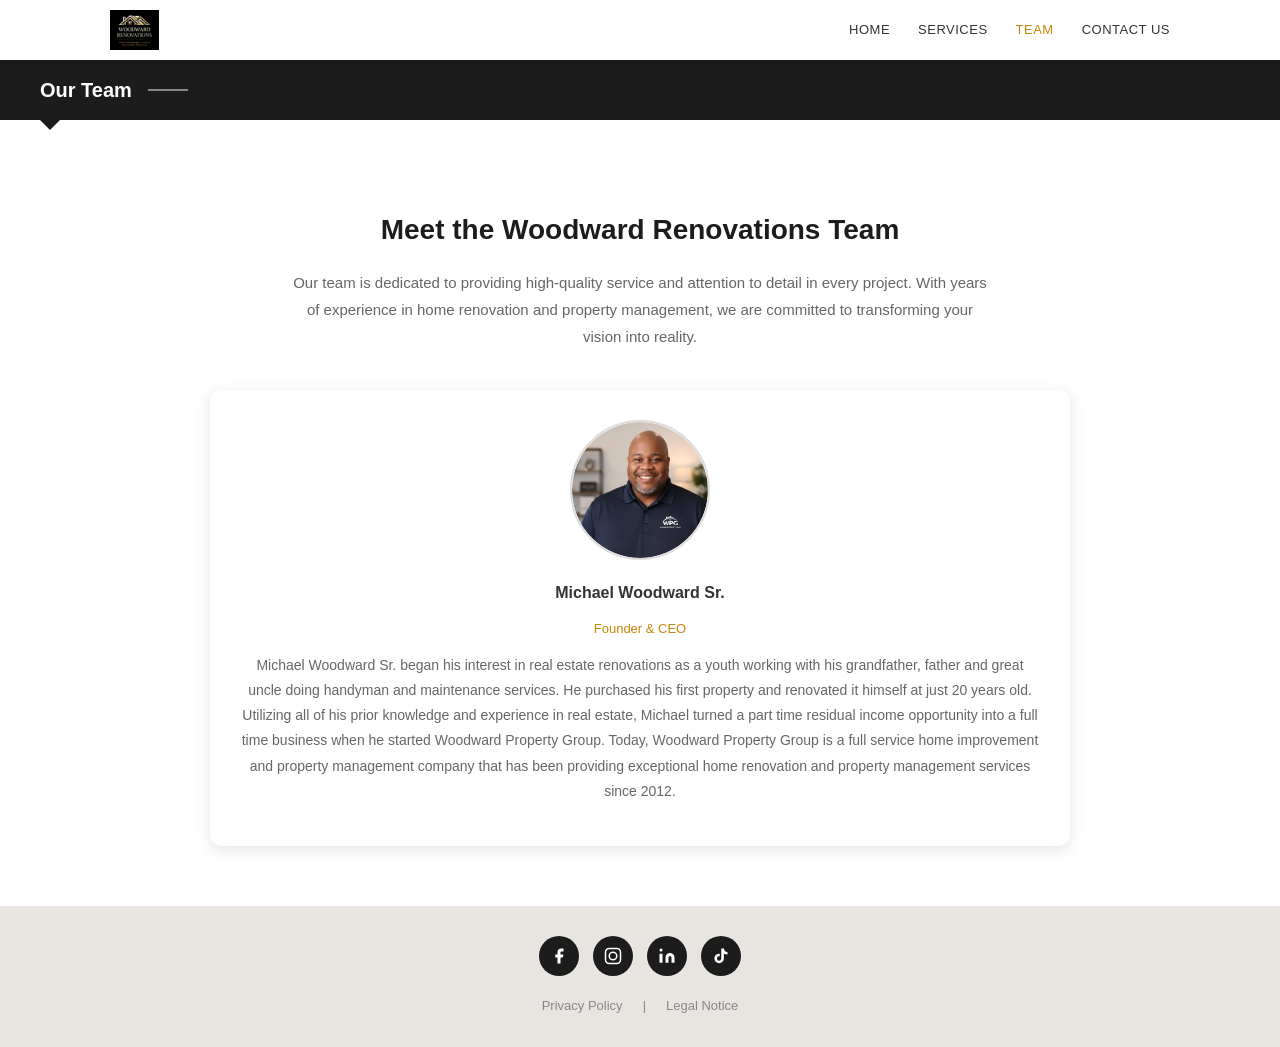
<file: team.html>
<!DOCTYPE html>
<html lang="en">
<head>
  <meta charset="UTF-8">
  <meta name="viewport" content="width=device-width, initial-scale=1.0">
  <title>Team — Woodward Renovations</title>
  <link rel="stylesheet" href="styles.css">
</head>
<body>

  <!-- Header -->
  <header class="site-header">
    <div class="container-wide">
      <nav class="nav-bar">
        <a href="index.html" class="nav-logo"><img src="images/logo.png" alt="Woodward Renovations" style="height:40px;"></a>
        <button class="nav-toggle" id="navToggle" aria-label="Toggle navigation"><span></span><span></span><span></span></button>
        <div class="nav-links" id="navLinks">
          <a href="index.html">Home</a>
          <a href="services.html">Services</a>
          <a href="team.html" class="active">Team</a>
          <a href="contact.html">Contact Us</a>
        </div>
      </nav>
    </div>
  </header>

  <!-- Team Section -->
  <div class="section-bar">
    <div class="section-header">Our Team <span class="section-header-line"></span></div>
  </div>

  <section style="padding: 60px 0;">
    <div class="container">
      <div style="text-align: center; max-width: 700px; margin: 0 auto;">
        <h2 style="font-size: 28px; font-weight: 700; margin-bottom: 16px; color: #1c1c1c;">Meet the Woodward Renovations Team</h2>
        <p style="font-size: 15px; color: #666; line-height: 1.8; margin-bottom: 40px;">Our team is dedicated to providing high-quality service and attention to detail in every project. With years of experience in home renovation and property management, we are committed to transforming your vision into reality.</p>
      </div>

      <div style="display: grid; grid-template-columns: repeat(auto-fit, minmax(280px, 1fr)); gap: 30px;">
        <div class="testimonial-card" style="padding: 30px;">
          <div class="testimonial-avatar" style="width:140px; height:140px;">
            <img src="images/team-mwoodward.jpg" alt="Michael Woodward Sr." style="width:100%; height:100%; object-fit:cover; border-radius:50%;">
          </div>
          <h4>Michael Woodward Sr.</h4>
          <p style="font-size: 13px; color: #c8860a; margin-bottom: 12px;">Founder &amp; CEO</p>
          <p style="font-size: 14px; color: #666;">Michael Woodward Sr. began his interest in real estate renovations as a youth working with his grandfather, father and great uncle doing handyman and maintenance services. He purchased his first property and renovated it himself at just 20 years old. Utilizing all of his prior knowledge and experience in real estate, Michael turned a part time residual income opportunity into a full time business when he started Woodward Property Group. Today, Woodward Property Group is a full service home improvement and property management company that has been providing exceptional home renovation and property management services since 2012.</p>
        </div>
      </div>
    </div>
  </section>

  <!-- Footer -->
  <footer class="site-footer">
    <div class="social-icons">
      <a href="https://www.facebook.com/profile.php?id=61574337836732" class="social-icon" aria-label="Facebook" target="_blank" rel="noopener"><svg viewBox="0 0 24 24" fill="currentColor"><path d="M18 2h-3a5 5 0 00-5 5v3H7v4h3v8h4v-8h3l1-4h-4V7a1 1 0 011-1h3z"/></svg></a>
      <a href="https://www.instagram.com/woodwardrenos" class="social-icon" aria-label="Instagram" target="_blank" rel="noopener"><svg viewBox="0 0 24 24" fill="none" stroke="currentColor" stroke-width="2"><rect x="2" y="2" width="20" height="20" rx="5"/><circle cx="12" cy="12" r="5"/></svg></a>
      <a href="https://www.linkedin.com/company/woodward-property-group/" class="social-icon" aria-label="LinkedIn" target="_blank" rel="noopener"><svg viewBox="0 0 24 24" fill="currentColor"><path d="M16 8a6 6 0 016 6v7h-4v-7a2 2 0 00-4 0v7h-4v-7a6 6 0 016-6zM2 9h4v12H2zM4 6a2 2 0 100-4 2 2 0 000 4z"/></svg></a>
      <a href="https://www.tiktok.com/@woodwardrenovations" class="social-icon" aria-label="TikTok" target="_blank" rel="noopener"><svg viewBox="0 0 24 24" fill="currentColor"><path d="M19.59 6.69a4.83 4.83 0 01-3.77-4.25V2h-3.45v13.67a2.89 2.89 0 01-2.88 2.5 2.89 2.89 0 01-2.89-2.89 2.89 2.89 0 012.89-2.89c.28 0 .54.04.79.1v-3.5a6.37 6.37 0 00-.79-.05A6.34 6.34 0 003.15 15.2a6.34 6.34 0 006.34 6.34 6.34 6.34 0 006.34-6.34V8.63a8.23 8.23 0 004.77 1.52V6.69h-1.01z"/></svg></a>
    </div>
    <div class="footer-links"><a href="privacy-policy.html">Privacy Policy</a><span>|</span><a href="#">Legal Notice</a></div>
  </footer>

  <script>document.getElementById('navToggle').addEventListener('click',()=>{document.getElementById('navLinks').classList.toggle('open');});</script>
</body>
</html>
</file>
<file: styles.css>
/* ========================================
   Woodward Renovations — Global Styles
   ======================================== */

/* Reset & Base */
*, *::before, *::after {
  margin: 0;
  padding: 0;
  box-sizing: border-box;
}

html {
  scroll-behavior: smooth;
}

body {
  font-family: 'Segoe UI', Tahoma, Geneva, Verdana, sans-serif;
  color: #333;
  line-height: 1.6;
  background: #fff;
}

a {
  text-decoration: none;
  color: inherit;
}

img {
  max-width: 100%;
  height: auto;
  display: block;
}

ul { list-style: none; }

.container {
  max-width: 900px;
  margin: 0 auto;
  padding: 0 20px;
}

.container-wide {
  max-width: 1100px;
  margin: 0 auto;
  padding: 0 20px;
}

/* ========================================
   Top Info Bar (fades on scroll)
   ======================================== */
.top-bar {
  background: #fff;
  padding: 6px 0;
  font-size: 13px;
  color: #555;
  transition: opacity 0.3s ease, max-height 0.3s ease;
  overflow: hidden;
  max-height: 40px;
}

.top-bar.hidden {
  opacity: 0;
  max-height: 0;
  padding: 0;
}

.top-bar .container-wide {
  display: flex;
  align-items: center;
  gap: 24px;
}

.top-bar a {
  color: #555;
  display: flex;
  align-items: center;
  gap: 6px;
}

.top-bar a:hover {
  color: #1c1c1c;
}

/* ========================================
   Header / Navigation
   ======================================== */
.site-header {
  position: sticky;
  top: 0;
  z-index: 100;
  background: #fff;
  box-shadow: 0 1px 4px rgba(0,0,0,0.08);
}

/* Home page: header overlays the hero with dark transparent bg */
.site-header.header-home {
  position: absolute;
  width: 100%;
  background: rgba(0, 0, 0, 0.4);
  box-shadow: none;
  transition: background 0.3s ease, box-shadow 0.3s ease;
}

.site-header.header-home .nav-links a {
  color: #fff;
}

.site-header.header-home .nav-links a:hover,
.site-header.header-home .nav-links a.active {
  color: #e8a020;
}

.site-header.header-home .nav-toggle span {
  background: #fff;
}

/* When scrolled: header becomes sticky white */
.site-header.header-home.scrolled {
  position: sticky;
  background: #fff;
  box-shadow: 0 1px 4px rgba(0,0,0,0.08);
}

.site-header.header-home.scrolled .nav-links a {
  color: #333;
}

.site-header.header-home.scrolled .nav-links a:hover,
.site-header.header-home.scrolled .nav-links a.active {
  color: #c8860a;
}

.site-header.header-home.scrolled .nav-toggle span {
  background: #1c1c1c;
}

.nav-bar {
  display: flex;
  align-items: center;
  justify-content: space-between;
  padding: 10px 0;
}

.nav-bar--home {
  justify-content: flex-end;
}

.nav-logo img {
  height: 40px;
}

.nav-logo .logo-placeholder {
  font-weight: 700;
  font-size: 18px;
  color: #1c1c1c;
  border: 2px solid #1c1c1c;
  padding: 4px 10px;
  border-radius: 4px;
}

.nav-links {
  display: flex;
  align-items: center;
  gap: 28px;
}

.nav-links a {
  font-size: 13px;
  font-weight: 500;
  color: #333;
  text-transform: uppercase;
  letter-spacing: 0.5px;
  transition: color 0.2s;
}

.nav-links a:hover,
.nav-links a.active {
  color: #c8860a;
}

/* Mobile nav toggle */
.nav-toggle {
  display: none;
  background: none;
  border: none;
  cursor: pointer;
  padding: 8px;
}

.nav-toggle span {
  display: block;
  width: 24px;
  height: 2px;
  background: #1c1c1c;
  margin: 5px 0;
  transition: 0.3s;
}

/* ========================================
   Hero Section
   ======================================== */
.hero {
  position: relative;
  height: 480px;
  display: flex;
  align-items: center;
  justify-content: center;
  text-align: center;
  color: #fff;
  overflow: hidden;
}

.hero-bg {
  position: absolute;
  inset: 0;
  background: url('images/hero-living-room.jpg') center/cover no-repeat;
  z-index: 0;
}

.hero-bg::after {
  content: '';
  position: absolute;
  inset: 0;
  background: rgba(0, 0, 0, 0.45);
}

.hero-content {
  position: relative;
  z-index: 1;
}

.hero-logo {
  width: 180px;
  margin: 0 auto 16px;
}

.hero-logo img {
  width: 100%;
}

.hero h1 {
  font-family: 'Raleway', sans-serif;
  font-size: 34px;
  font-weight: 700;
  margin-bottom: 8px;
  text-shadow: 0 2px 8px rgba(0,0,0,0.3);
}

.hero p {
  font-family: 'Raleway', sans-serif;
  font-size: 18px;
  margin-bottom: 24px;
  opacity: 0.9;
}

.hero-buttons {
  display: flex;
  align-items: center;
  justify-content: center;
  gap: 12px;
}

.btn {
  display: inline-flex;
  align-items: center;
  gap: 8px;
  padding: 12px 24px;
  border-radius: 6px;
  font-size: 14px;
  font-weight: 600;
  cursor: pointer;
  border: none;
  transition: background 0.2s, transform 0.2s;
}

.btn:hover {
  transform: translateY(-1px);
}

.btn-primary {
  background: #c8860a;
  color: #fff;
  border-radius: 50px;
}

.btn-primary:hover {
  background: #e8a020;
}

.btn-outline {
  background: transparent;
  color: #fff;
  border: 2px solid #fff;
}

.btn-outline:hover {
  background: rgba(255,255,255,0.15);
}

.btn-dark {
  background: #1c1c1c;
  color: #fff;
}

.btn-dark:hover {
  background: #333;
}

/* ========================================
   Section Headers (dark bar with triangle)
   ======================================== */
.section-header {
  background: #1c1c1c;
  color: #fff;
  padding: 14px 40px;
  font-size: 20px;
  font-weight: 700;
  position: relative;
  display: inline-flex;
  align-items: center;
  gap: 16px;
}

.section-header::after {
  content: '';
  position: absolute;
  bottom: -10px;
  left: 40px;
  width: 0;
  height: 0;
  border-left: 10px solid transparent;
  border-right: 10px solid transparent;
  border-top: 10px solid #1c1c1c;
}

.section-header-line {
  width: 40px;
  height: 2px;
  background: #888;
}

.section-bar {
  background: #1c1c1c;
  width: 100%;
  padding: 0;
}

.section-bar .section-header {
  display: inline-flex;
}

/* ========================================
   About Us Section
   ======================================== */
.about-section {
  padding: 60px 0 40px;
}

.about-card {
  background: #fff;
  border: 1px solid #e8e4df;
  border-radius: 8px;
  overflow: hidden;
  margin-bottom: 40px;
  box-shadow: 0 4px 16px rgba(0,0,0,0.1);
}

.about-card-inner {
  display: flex;
  gap: 0;
}

.about-card-image {
  flex: 0 0 45%;
  min-height: 300px;
  background-size: cover;
  background-position: center;
}

.about-card-content {
  flex: 1;
  padding: 30px;
}

.about-card-content h3 {
  font-size: 22px;
  font-weight: 700;
  margin-bottom: 16px;
  color: #1c1c1c;
}

.about-card-content p {
  font-size: 14px;
  color: #555;
  margin-bottom: 12px;
  line-height: 1.7;
}

.read-more-link {
  color: #1c1c1c;
  font-size: 13px;
  font-weight: 600;
  text-decoration: underline;
  text-transform: uppercase;
  letter-spacing: 0.5px;
}

.read-more-link:hover {
  color: #c8860a;
}

/* About expanded text (hidden by default) */
.about-expanded {
  display: none;
  padding: 0 30px 30px;
}

.about-expanded.show {
  display: block;
}

.about-expanded p {
  font-size: 14px;
  color: #555;
  margin-bottom: 12px;
  line-height: 1.7;
}

/* ========================================
   BBB Section
   ======================================== */
.bbb-card {
  background: #fff;
  border: 1px solid #e8e4df;
  border-radius: 8px;
  padding: 30px 40px;
  display: flex;
  align-items: center;
  gap: 24px;
  margin-bottom: 60px;
  position: relative;
  box-shadow: 0 4px 16px rgba(0,0,0,0.1);
}

.bbb-logo {
  width: 80px;
  height: 80px;
  flex-shrink: 0;
}

.bbb-logo img {
  width: 100%;
  border-radius: 8px;
}

.bbb-info h3 {
  font-size: 20px;
  font-weight: 700;
  margin-bottom: 4px;
}

.bbb-info p {
  font-size: 14px;
  color: #555;
}

.bbb-card .learn-more {
  position: absolute;
  right: 40px;
  bottom: 24px;
  color: #1c1c1c;
  font-size: 12px;
  text-decoration: underline;
}

/* ========================================
   Testimonials
   ======================================== */
.testimonials-section {
  padding: 40px 0 60px;
  background: #f7f5f2;
}

/* Carousel */
.carousel-viewport {
  overflow: hidden;
  margin-top: 20px;
}

.carousel-track {
  display: flex;
  gap: 24px;
  transition: transform 0.5s ease;
}

/* Card widths are set by JS based on viewport size */
.carousel-track .testimonial-card {
  flex-shrink: 0;
}

.testimonial-card {
  background: #fff;
  border-radius: 12px;
  padding: 40px 24px 28px;
  text-align: center;
  box-shadow: 0 4px 16px rgba(0,0,0,0.1);
}

.testimonial-avatar {
  width: 80px;
  height: 80px;
  margin: 0 auto 20px;
  border-radius: 50%;
  border: 2px solid #ddd;
  display: flex;
  align-items: center;
  justify-content: center;
  overflow: hidden;
}

.testimonial-avatar svg {
  width: 50px;
  height: 50px;
  color: #1c1c1c;
}

.testimonial-card h4 {
  font-size: 16px;
  font-weight: 700;
  margin-bottom: 12px;
}

.testimonial-card p {
  font-size: 14px;
  color: #666;
  margin-bottom: 8px;
  line-height: 1.6;
}

.testimonial-card .read-more-link {
  font-size: 13px;
}

.testimonial-date {
  font-size: 13px;
  color: #999;
  margin: 8px 0;
}

.stars {
  color: #c8860a;
  font-size: 18px;
  letter-spacing: 2px;
}

/* Carousel dots */
.carousel-dots {
  display: flex;
  justify-content: center;
  gap: 10px;
  margin-top: 24px;
}

.carousel-dots span {
  width: 30px;
  height: 4px;
  background: #ccc;
  border-radius: 2px;
  cursor: pointer;
}

.carousel-dots span.active {
  background: #1c1c1c;
  width: 40px;
}

/* ========================================
   Contact Section
   ======================================== */
.contact-section {
  padding: 60px 0 40px;
}

/* Home page simple contact (phone + address side by side) */
.contact-simple {
  display: flex;
  justify-content: space-around;
  padding: 40px 0;
}

.contact-grid {
  display: grid;
  grid-template-columns: 1fr 1.5fr;
  gap: 40px;
  margin-top: 30px;
}

.contact-info-item {
  display: flex;
  align-items: flex-start;
  gap: 12px;
  margin-bottom: 24px;
}

.contact-info-item svg {
  width: 20px;
  height: 20px;
  color: #c8860a;
  flex-shrink: 0;
  margin-top: 3px;
}

.contact-info-item h4 {
  color: #c8860a;
  font-size: 15px;
  margin-bottom: 2px;
}

.contact-info-item p {
  font-size: 14px;
  color: #555;
}

/* Contact Form */
.contact-form h3 {
  font-size: 20px;
  font-weight: 700;
  text-align: center;
  margin-bottom: 4px;
}

.contact-form .subtitle {
  text-align: center;
  font-size: 13px;
  color: #888;
  margin-bottom: 20px;
}

.form-row {
  display: grid;
  grid-template-columns: 1fr 1fr;
  gap: 16px;
  margin-bottom: 16px;
}

.form-group {
  display: flex;
  flex-direction: column;
}

.form-group label {
  font-size: 13px;
  font-weight: 600;
  margin-bottom: 6px;
  color: #333;
}

.form-group input,
.form-group textarea {
  padding: 10px 12px 10px 36px;
  border: 1px solid #ddd;
  border-radius: 6px;
  font-size: 14px;
  font-family: inherit;
  transition: border-color 0.2s;
  background: #fff;
}

.form-group input:focus,
.form-group textarea:focus {
  outline: none;
  border-color: #c8860a;
}

.form-group textarea {
  min-height: 100px;
  resize: vertical;
  padding-left: 12px;
}

.input-wrapper {
  position: relative;
}

.input-wrapper svg {
  position: absolute;
  left: 10px;
  top: 50%;
  transform: translateY(-50%);
  width: 16px;
  height: 16px;
  color: #aaa;
}

.input-wrapper input {
  width: 100%;
}

.form-checkbox {
  display: flex;
  align-items: flex-start;
  gap: 10px;
  margin: 16px 0;
  font-size: 12px;
  color: #666;
}

.form-checkbox input[type="checkbox"] {
  margin-top: 2px;
  width: 16px;
  height: 16px;
  flex-shrink: 0;
}

.form-checkbox a {
  color: #1a73e8;
  text-decoration: underline;
}

.btn-send {
  display: block;
  width: 200px;
  margin: 0 auto;
  padding: 12px 24px;
  background: #1c1c1c;
  color: #fff;
  border: none;
  border-radius: 6px;
  font-size: 15px;
  font-weight: 600;
  cursor: pointer;
  transition: background 0.2s;
}

.btn-send:hover {
  background: #333;
}

/* ========================================
   Footer
   ======================================== */
.site-footer {
  text-align: center;
  padding: 30px 0;
  background: #e8e4df;
}

.social-icons {
  display: flex;
  justify-content: center;
  gap: 14px;
  margin-bottom: 20px;
}

.social-icon {
  width: 40px;
  height: 40px;
  background: #1c1c1c;
  color: #fff;
  border-radius: 50%;
  display: flex;
  align-items: center;
  justify-content: center;
  transition: background 0.2s;
}

.social-icon:hover {
  background: #c8860a;
}

.social-icon svg {
  width: 18px;
  height: 18px;
}

.footer-links {
  display: flex;
  justify-content: center;
  gap: 20px;
  font-size: 13px;
  color: #888;
}

.footer-links a {
  color: #888;
}

.footer-links a:hover {
  color: #333;
}

/* Scroll to top button */
/* Policy / Legal pages */
.container h2 {
  font-size: 18px;
  font-weight: 700;
  color: #1c1c1c;
  margin: 28px 0 12px;
}

.container p {
  font-size: 14px;
  color: #555;
  line-height: 1.8;
  margin-bottom: 12px;
}

.container ul {
  list-style: disc;
  padding-left: 24px;
  margin-bottom: 12px;
}

.container ul li {
  font-size: 14px;
  color: #555;
  line-height: 1.8;
  margin-bottom: 6px;
}

.scroll-top {
  position: fixed;
  bottom: 24px;
  right: 24px;
  width: 40px;
  height: 40px;
  border: 2px solid #ccc;
  border-radius: 50%;
  background: #fff;
  display: flex;
  align-items: center;
  justify-content: center;
  cursor: pointer;
  opacity: 0;
  transition: opacity 0.3s;
  z-index: 50;
}

.scroll-top.visible {
  opacity: 1;
}

.scroll-top:hover {
  border-color: #1c1c1c;
}

/* ========================================
   Services Page
   ======================================== */
.services-intro {
  padding: 40px 0;
  text-align: justify;
}

.services-intro p {
  font-size: 14px;
  color: #555;
  line-height: 1.8;
}

.services-heading {
  text-align: center;
  font-size: 24px;
  font-weight: 700;
  margin: 30px 0;
}

.services-grid {
  display: grid;
  grid-template-columns: repeat(3, 1fr);
  gap: 24px;
  margin-bottom: 60px;
}

.service-card {
  text-align: center;
  border-radius: 8px;
  overflow: hidden;
  background: #fff;
  opacity: 0;
  transform: translateY(20px);
  transition: opacity 0.6s ease, transform 0.6s ease;
}

.service-card.fade-in {
  opacity: 1;
  transform: translateY(0);
}

.service-card-image {
  width: 100%;
  height: 200px;
  object-fit: cover;
  border-radius: 8px;
}

.service-card h4 {
  font-size: 16px;
  font-weight: 700;
  margin: 14px 0 8px;
}

.service-card p {
  font-size: 13px;
  color: #666;
  padding: 0 10px;
  margin-bottom: 10px;
}

.service-card .learn-more {
  color: #1c1c1c;
  font-size: 12px;
  text-decoration: underline;
}

/* ========================================
   Service Detail Page
   ======================================== */
.service-detail-hero {
  display: flex;
  gap: 0;
  margin-bottom: 40px;
}

.service-detail-image {
  flex: 0 0 45%;
  min-height: 320px;
  background-size: cover;
  background-position: center;
}

.service-detail-text {
  flex: 1;
  padding: 30px;
}

.service-detail-text h2 {
  font-size: 28px;
  font-weight: 700;
  margin-bottom: 20px;
  text-align: center;
}

.service-detail-text p {
  font-size: 14px;
  color: #555;
  line-height: 1.8;
  margin-bottom: 14px;
}

.service-detail-body {
  padding: 0 0 40px;
}

.service-detail-body p {
  font-size: 14px;
  color: #555;
  line-height: 1.8;
  margin-bottom: 14px;
}

.related-services {
  padding: 40px 0;
}

.related-services h3 {
  font-size: 20px;
  font-weight: 700;
  margin-bottom: 24px;
}

/* ========================================
   Availability Section
   ======================================== */
.availability-section {
  padding: 40px 0;
}

.hours-grid {
  display: flex;
  justify-content: center;
  gap: 20px;
  padding: 30px;
  flex-wrap: wrap;
}

.hours-day {
  text-align: center;
  width: 80px;
}

.hours-day .clock-icon {
  width: 36px;
  height: 36px;
  margin: 0 auto 8px;
  color: #888;
}

.hours-day .day-name {
  font-size: 14px;
  font-weight: 600;
  color: #c8860a;
  margin-bottom: 4px;
}

.hours-day .day-time {
  font-size: 12px;
  color: #555;
}

.hours-day.closed .clock-icon {
  color: #ccc;
}

.hours-day.closed .day-name {
  color: #ccc;
}

/* ========================================
   Location / Map Section
   ======================================== */
.location-section {
  background: #f7f5f2;
  padding: 0;
}

.location-content {
  display: flex;
  gap: 0;
}

.location-map {
  flex: 1;
  min-height: 300px;
  background: #e8e4df;
  position: relative;
}

.location-map iframe {
  width: 100%;
  height: 100%;
  border: 0;
  min-height: 300px;
}

.location-info {
  flex: 0 0 40%;
  padding: 30px;
  background: rgba(255,255,255,0.9);
}

.location-info p {
  font-size: 14px;
  color: #555;
  margin-bottom: 8px;
}

.directions-link {
  display: inline-flex;
  align-items: center;
  gap: 6px;
  font-size: 14px;
  font-weight: 600;
  color: #1c1c1c;
  margin-top: 12px;
}

.directions-link:hover {
  color: #c8860a;
}

/* ========================================
   Responsive
   ======================================== */
@media (max-width: 768px) {
  .nav-links {
    display: none;
    position: absolute;
    top: 100%;
    left: 0;
    right: 0;
    background: #fff;
    flex-direction: column;
    padding: 16px 20px;
    box-shadow: 0 4px 8px rgba(0,0,0,0.1);
    gap: 16px;
  }

  .nav-links.open {
    display: flex;
  }

  .nav-toggle {
    display: block;
  }

  .hero {
    height: 360px;
  }

  .hero h1 {
    font-size: 28px;
  }

  .about-card-inner {
    flex-direction: column;
  }

  .about-card-image {
    min-height: 200px;
  }

  /* On mobile, JS will handle single-card sizing */

  .services-grid {
    grid-template-columns: 1fr;
  }

  .contact-grid {
    grid-template-columns: 1fr;
  }

  .form-row {
    grid-template-columns: 1fr;
  }

  .service-detail-hero {
    flex-direction: column;
  }

  .service-detail-image {
    min-height: 220px;
  }

  .bbb-card {
    flex-direction: column;
    text-align: center;
  }

  .location-content {
    flex-direction: column;
  }

  .hours-grid {
    gap: 12px;
  }

  .hours-day {
    width: 60px;
  }
}
</file>
